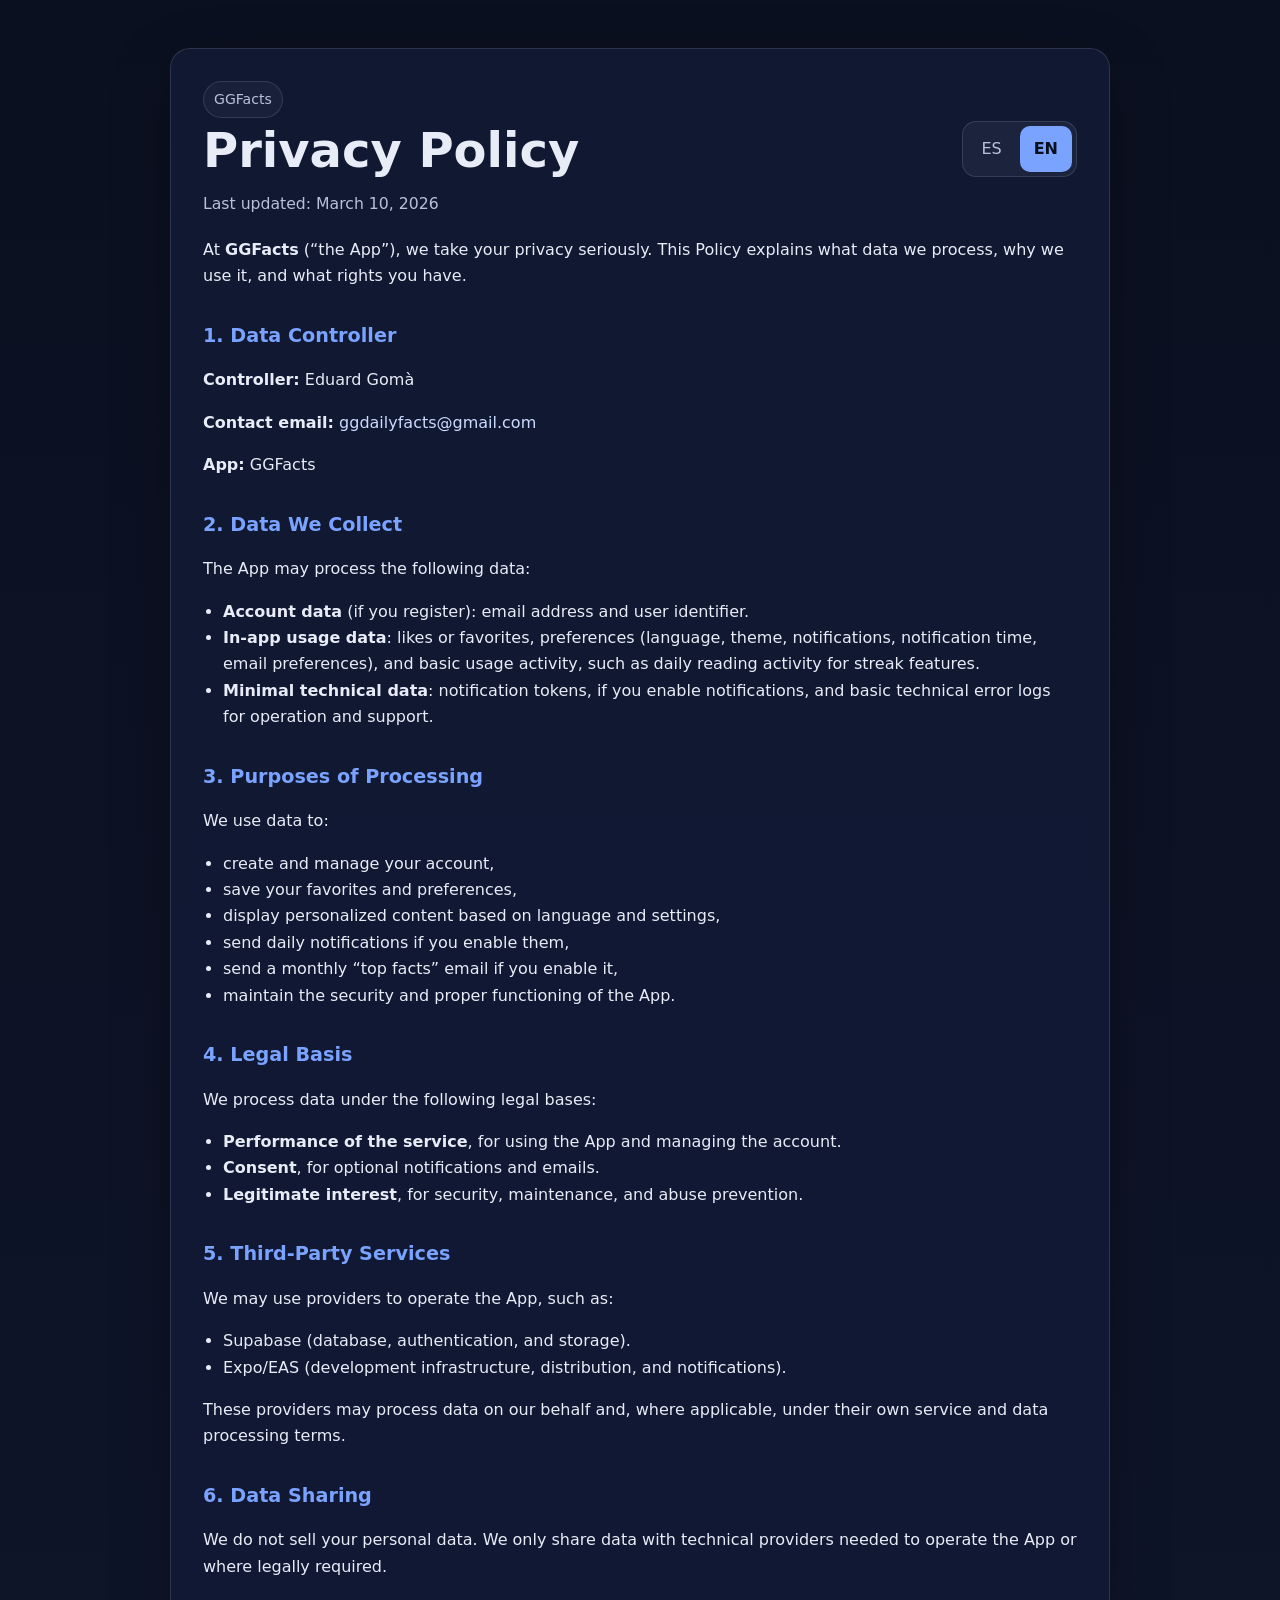
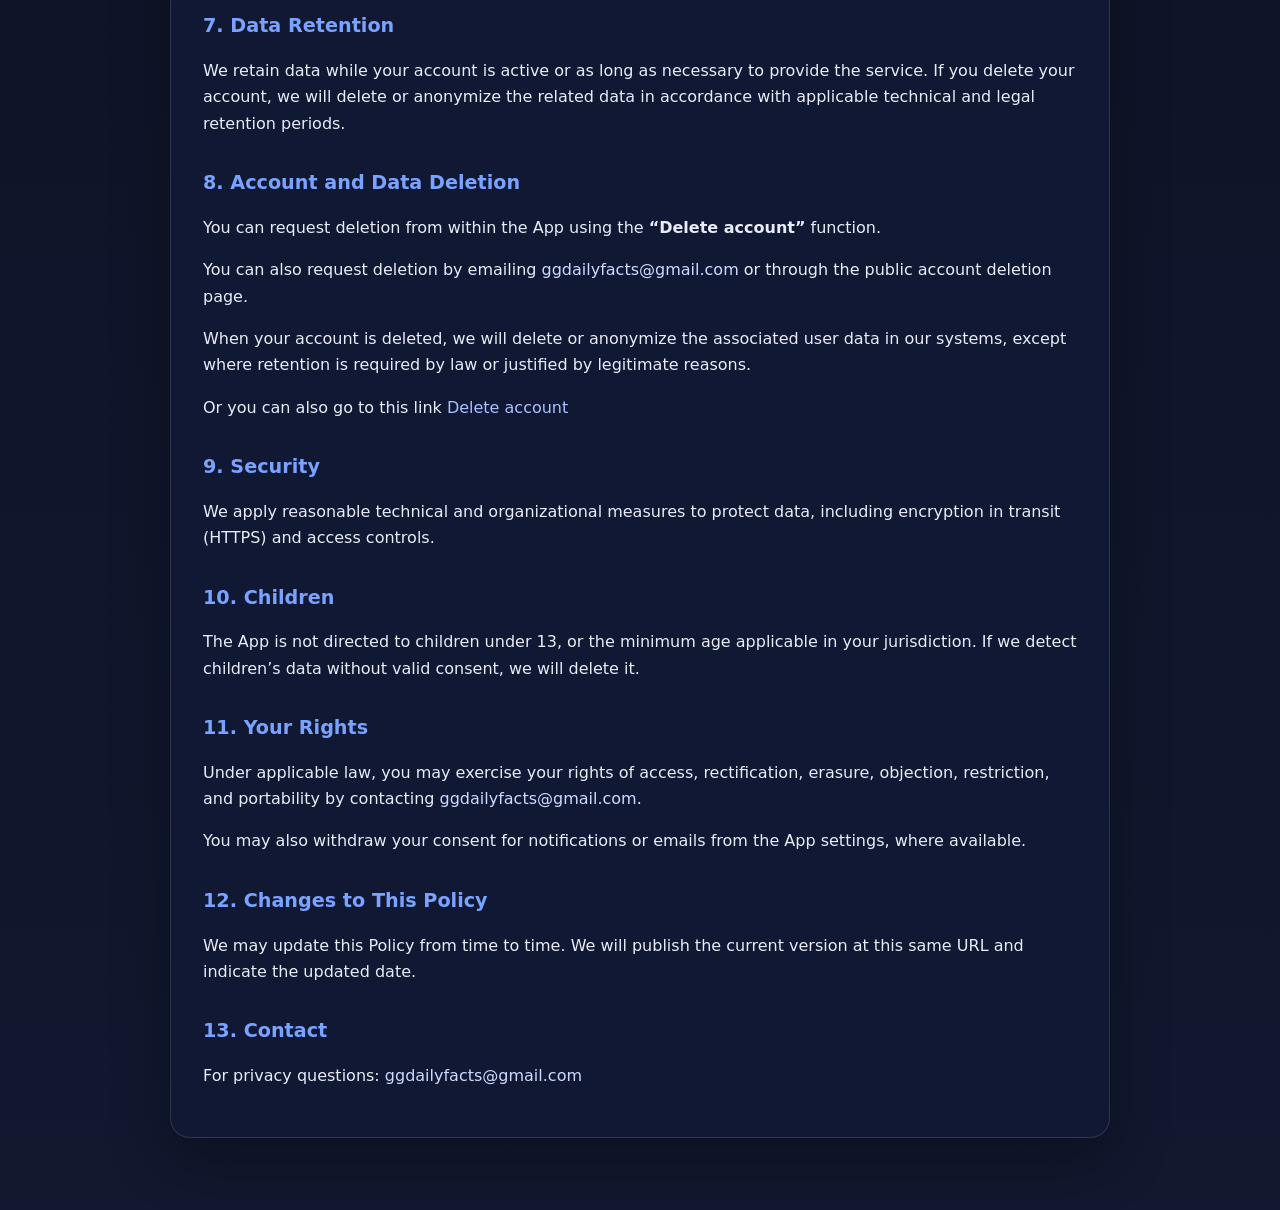
<file: index.html>
<!doctype html>
<html lang="es">
<head>
  <meta charset="UTF-8" />
  <meta name="viewport" content="width=device-width, initial-scale=1.0" />
  <meta name="description" content="Política de Privacidad de GGFacts / GGFacts Privacy Policy" />
  <title>GGFacts - Privacy Policy / Política de Privacidad</title>
  <link rel="icon" type="image/x-icon" href="./images/icon.png">
  <link rel="stylesheet" href="./css/styles.css">

</head>
<body>
  <main class="wrap">
    <section class="card">
      <div class="topbar">
        <div class="brand">
          <span class="badge">GGFacts</span>
          <h1 id="page-title">Política de Privacidad</h1>
          <p class="subtitle" id="page-subtitle">Última actualización: 10 de marzo de 2026</p>
        </div>

        <div class="lang-switcher" aria-label="Language switcher">
          <button class="lang-btn active" data-lang-btn="es" type="button">ES</button>
          <button class="lang-btn" data-lang-btn="en" type="button">EN</button>
        </div>
      </div>

      <article class="lang-content" data-lang="es">
        <p>En <strong>GGFacts</strong> (“la App”), nos tomamos en serio tu privacidad. Esta Política explica qué datos tratamos, para qué los usamos y cuáles son tus derechos.</p>

        <h2>1. Responsable del tratamiento</h2>
        <p><strong>Responsable:</strong> Eduard Gomà</p>
        <p><strong>Email de contacto:</strong> <a class="email-link" href="mailto:ggdailyfacts@gmail.com">ggdailyfacts@gmail.com</a></p>
        <p><strong>App:</strong> GGFacts</p>

        <h2>2. Datos que recopilamos</h2>
        <p>La App puede tratar los siguientes datos:</p>
        <ul>
          <li><strong>Datos de cuenta</strong> (si te registras): correo electrónico e identificador de usuario.</li>
          <li><strong>Datos de uso dentro de la App</strong>: likes o favoritos, preferencias (idioma, tema, notificaciones, hora de notificación, preferencias de email) y actividad básica de uso, por ejemplo la lectura diaria para funciones de racha.</li>
          <li><strong>Datos técnicos mínimos</strong>: tokens de notificación, si activas notificaciones, y registros técnicos básicos de error para funcionamiento y soporte.</li>
        </ul>

        <h2>3. Finalidades del tratamiento</h2>
        <p>Usamos los datos para:</p>
        <ul>
          <li>crear y gestionar tu cuenta,</li>
          <li>guardar tus favoritos y preferencias,</li>
          <li>mostrar contenido personalizado según idioma y configuración,</li>
          <li>enviar notificaciones diarias si lo activas,</li>
          <li>enviar un email mensual de “top facts” si lo activas,</li>
          <li>mantener la seguridad y el correcto funcionamiento de la App.</li>
        </ul>

        <h2>4. Base legal</h2>
        <p>Tratamos los datos conforme a las siguientes bases legales:</p>
        <ul>
          <li><strong>Ejecución del servicio</strong>, para el uso de la App y la gestión de la cuenta.</li>
          <li><strong>Consentimiento</strong>, para notificaciones y emails opcionales.</li>
          <li><strong>Interés legítimo</strong>, para seguridad, mantenimiento y prevención de abuso.</li>
        </ul>

        <h2>5. Servicios de terceros</h2>
        <p>Podemos usar proveedores para operar la App, como por ejemplo:</p>
        <ul>
          <li>Supabase (base de datos, autenticación y almacenamiento).</li>
          <li>Expo/EAS (infraestructura de desarrollo, distribución y notificaciones).</li>
        </ul>
        <p>Estos proveedores pueden tratar datos siguiendo nuestras instrucciones y, en su caso, conforme a sus propias condiciones de servicio y tratamiento de datos.</p>

        <h2>6. Compartición de datos</h2>
        <p>No vendemos tus datos personales. Solo compartimos datos con proveedores técnicos necesarios para operar la App o cuando exista obligación legal.</p>

        <h2>7. Conservación de datos</h2>
        <p>Conservamos los datos mientras tu cuenta esté activa o mientras sean necesarios para prestar el servicio. Si eliminas tu cuenta, eliminaremos o anonimizaremos los datos asociados según los plazos técnicos y legales aplicables.</p>

        <h2>8. Eliminación de cuenta y datos</h2>
        <p>Puedes solicitar la eliminación desde la propia App mediante la función <strong>“Eliminar cuenta”</strong>.</p>
        <p>También puedes solicitar el borrado escribiendo a <a class="email-link" href="mailto:ggdailyfacts@gmail.com?subject=Solicitud%20de%20eliminaci%C3%B3n%20de%20cuenta%20GGFacts">ggdailyfacts@gmail.com</a> o desde la página pública de eliminación de cuenta.</p>
        <p>Al eliminar la cuenta, eliminaremos o anonimizaremos los datos asociados del usuario en nuestros sistemas, salvo aquellos que deban conservarse por obligación legal o por motivos legítimos debidamente justificados.</p>
        <p>O tambien puedes ir a este link <a href="./pages/delete-account.html">Eliminar cuenta  </a></p>

        <h2>9. Seguridad</h2>
        <p>Aplicamos medidas técnicas y organizativas razonables para proteger los datos, incluyendo cifrado en tránsito (HTTPS) y controles de acceso.</p>

        <h2>10. Menores de edad</h2>
        <p>La App no está dirigida a menores de 13 años, o la edad mínima aplicable en tu jurisdicción. Si detectamos datos de menores sin consentimiento válido, los eliminaremos.</p>

        <h2>11. Tus derechos</h2>
        <p>Puedes ejercer, según la normativa aplicable, los derechos de acceso, rectificación, supresión, oposición, limitación y portabilidad escribiendo a <a class="email-link" href="mailto:ggdailyfacts@gmail.com">ggdailyfacts@gmail.com</a>.</p>
        <p>También puedes retirar tu consentimiento para notificaciones o emails desde la configuración de la App, cuando esté disponible.</p>

        <h2>12. Cambios en esta política</h2>
        <p>Podemos actualizar esta Política ocasionalmente. Publicaremos la versión vigente en esta misma URL indicando la fecha de actualización.</p>

        <h2>13. Contacto</h2>
        <p>Para dudas sobre privacidad: <a class="email-link" href="mailto:ggdailyfacts@gmail.com">ggdailyfacts@gmail.com</a></p>
      </article>

      <article class="lang-content" data-lang="en" hidden>
        <p>At <strong>GGFacts</strong> (“the App”), we take your privacy seriously. This Policy explains what data we process, why we use it, and what rights you have.</p>

        <h2>1. Data Controller</h2>
        <p><strong>Controller:</strong> Eduard Gomà</p>
        <p><strong>Contact email:</strong> <a class="email-link" href="mailto:ggdailyfacts@gmail.com">ggdailyfacts@gmail.com</a></p>
        <p><strong>App:</strong> GGFacts</p>

        <h2>2. Data We Collect</h2>
        <p>The App may process the following data:</p>
        <ul>
          <li><strong>Account data</strong> (if you register): email address and user identifier.</li>
          <li><strong>In-app usage data</strong>: likes or favorites, preferences (language, theme, notifications, notification time, email preferences), and basic usage activity, such as daily reading activity for streak features.</li>
          <li><strong>Minimal technical data</strong>: notification tokens, if you enable notifications, and basic technical error logs for operation and support.</li>
        </ul>

        <h2>3. Purposes of Processing</h2>
        <p>We use data to:</p>
        <ul>
          <li>create and manage your account,</li>
          <li>save your favorites and preferences,</li>
          <li>display personalized content based on language and settings,</li>
          <li>send daily notifications if you enable them,</li>
          <li>send a monthly “top facts” email if you enable it,</li>
          <li>maintain the security and proper functioning of the App.</li>
        </ul>

        <h2>4. Legal Basis</h2>
        <p>We process data under the following legal bases:</p>
        <ul>
          <li><strong>Performance of the service</strong>, for using the App and managing the account.</li>
          <li><strong>Consent</strong>, for optional notifications and emails.</li>
          <li><strong>Legitimate interest</strong>, for security, maintenance, and abuse prevention.</li>
        </ul>

        <h2>5. Third-Party Services</h2>
        <p>We may use providers to operate the App, such as:</p>
        <ul>
          <li>Supabase (database, authentication, and storage).</li>
          <li>Expo/EAS (development infrastructure, distribution, and notifications).</li>
        </ul>
        <p>These providers may process data on our behalf and, where applicable, under their own service and data processing terms.</p>

        <h2>6. Data Sharing</h2>
        <p>We do not sell your personal data. We only share data with technical providers needed to operate the App or where legally required.</p>

        <h2>7. Data Retention</h2>
        <p>We retain data while your account is active or as long as necessary to provide the service. If you delete your account, we will delete or anonymize the related data in accordance with applicable technical and legal retention periods.</p>

        <h2>8. Account and Data Deletion</h2>
        <p>You can request deletion from within the App using the <strong>“Delete account”</strong> function.</p>
        <p>You can also request deletion by emailing <a class="email-link" href="mailto:ggdailyfacts@gmail.com?subject=GGFacts%20account%20deletion%20request">ggdailyfacts@gmail.com</a> or through the public account deletion page.</p>
        <p>When your account is deleted, we will delete or anonymize the associated user data in our systems, except where retention is required by law or justified by legitimate reasons.</p>
        <p>Or you can also go to this link <a href="./pages/delete-account.html">Delete account  </a></p> 
        
        <h2>9. Security</h2>
        <p>We apply reasonable technical and organizational measures to protect data, including encryption in transit (HTTPS) and access controls.</p>

        <h2>10. Children</h2>
        <p>The App is not directed to children under 13, or the minimum age applicable in your jurisdiction. If we detect children’s data without valid consent, we will delete it.</p>

        <h2>11. Your Rights</h2>
        <p>Under applicable law, you may exercise your rights of access, rectification, erasure, objection, restriction, and portability by contacting <a class="email-link" href="mailto:ggdailyfacts@gmail.com">ggdailyfacts@gmail.com</a>.</p>
        <p>You may also withdraw your consent for notifications or emails from the App settings, where available.</p>

        <h2>12. Changes to This Policy</h2>
        <p>We may update this Policy from time to time. We will publish the current version at this same URL and indicate the updated date.</p>

        <h2>13. Contact</h2>
        <p>For privacy questions: <a class="email-link" href="mailto:ggdailyfacts@gmail.com">ggdailyfacts@gmail.com</a></p>
      </article>
    </section>
  </main>

  <script>
    const buttons = document.querySelectorAll('[data-lang-btn]');
    const sections = document.querySelectorAll('.lang-content');
    const pageTitle = document.getElementById('page-title');
    const pageSubtitle = document.getElementById('page-subtitle');

    const copy = {
      es: {
        title: 'Política de Privacidad',
        subtitle: 'Última actualización: 10 de marzo de 2026',
        htmlLang: 'es'
      },
      en: {
        title: 'Privacy Policy',
        subtitle: 'Last updated: March 10, 2026',
        htmlLang: 'en'
      }
    };

    function setLanguage(lang) {
      sections.forEach(section => {
        section.hidden = section.dataset.lang !== lang;
      });

      buttons.forEach(button => {
        button.classList.toggle('active', button.dataset.langBtn === lang);
      });

      pageTitle.textContent = copy[lang].title;
      pageSubtitle.textContent = copy[lang].subtitle;
      document.documentElement.lang = copy[lang].htmlLang;
      localStorage.setItem('ggfacts-policy-lang', lang);
    }

    buttons.forEach(button => {
      button.addEventListener('click', () => setLanguage(button.dataset.langBtn));
    });

    const savedLang = localStorage.getItem('ggfacts-policy-lang');
    const browserLang = navigator.language && navigator.language.toLowerCase().startsWith('es') ? 'es' : 'en';
    setLanguage(savedLang || browserLang || 'es');
  </script>
</body>
</html>
</file>
<file: css/styles.css>
:root {
    --bg: #0b1020;
    --card: #121935;
    --text: #e8ecf7;
    --muted: #b8c1d9;
    --accent: #7aa2ff;
    --border: rgba(255,255,255,0.12);
    --maxw: 980px;
}

* { box-sizing: border-box; }

html { scroll-behavior: smooth; }

body {
    margin: 0;
    font-family: Inter, system-ui, -apple-system, BlinkMacSystemFont, "Segoe UI", sans-serif;
    background: linear-gradient(180deg, #0b1020 0%, #11182f 100%);
    color: var(--text);
    line-height: 1.65;
}

.wrap {
    max-width: var(--maxw);
    margin: 0 auto;
    padding: 48px 20px 72px;
}

.card {
    background: rgba(18, 25, 53, 0.92);
    border: 1px solid var(--border);
    border-radius: 20px;
    padding: 32px;
    box-shadow: 0 20px 60px rgba(0,0,0,0.28);
    backdrop-filter: blur(10px);
}

.topbar {
    display: flex;
    justify-content: space-between;
    align-items: center;
    gap: 16px;
    flex-wrap: wrap;
    margin-bottom: 20px;
}

.brand {
    display: flex;
    flex-direction: column;
    gap: 6px;
}

.badge {
    display: inline-flex;
    align-items: center;
    width: fit-content;
    padding: 6px 10px;
    border-radius: 999px;
    border: 1px solid var(--border);
    color: var(--muted);
    font-size: 0.88rem;
    background: rgba(255,255,255,0.04);
}

h1 {
    margin: 0;
    font-size: clamp(2rem, 5vw, 3rem);
    line-height: 1.1;
}

.subtitle {
    margin: 8px 0 0;
    color: var(--muted);
    font-size: 0.98rem;
}

.lang-switcher {
    display: inline-flex;
    background: rgba(255,255,255,0.05);
    border: 1px solid var(--border);
    border-radius: 14px;
    padding: 4px;
    gap: 4px;
}

.lang-btn {
    border: 0;
    background: transparent;
    color: var(--muted);
    padding: 10px 14px;
    border-radius: 10px;
    cursor: pointer;
    font: inherit;
    transition: 0.2s ease;
}

.lang-btn.active {
    background: var(--accent);
    color: #08101f;
    font-weight: 700;
}

h2 {
    margin-top: 30px;
    margin-bottom: 10px;
    font-size: 1.2rem;
    color: var(--accent);
}

p, li {
    color: var(--text);
    font-size: 1rem;
}

ul {
    margin: 10px 0 0 20px;
    padding: 0;
}

.muted {
    color: var(--muted);
}

.email-link {
    color: #cddbff;
    word-break: break-word;
}

.lang-content[hidden] {
    display: none !important;
}

.footer {
    margin-top: 28px;
    padding-top: 20px;
    border-top: 1px solid var(--border);
    color: var(--muted);
    font-size: 0.95rem;
}

a {
    color: #a9c2ff;
    text-decoration: none;
}

a:hover { text-decoration: underline; }

@media (max-width: 640px) {
    .wrap { padding: 20px 14px 40px; }
    .card { padding: 22px; border-radius: 16px; }
    .topbar { align-items: stretch; }
    .lang-switcher { width: 100%; }
    .lang-btn { flex: 1; }
}
</file>
